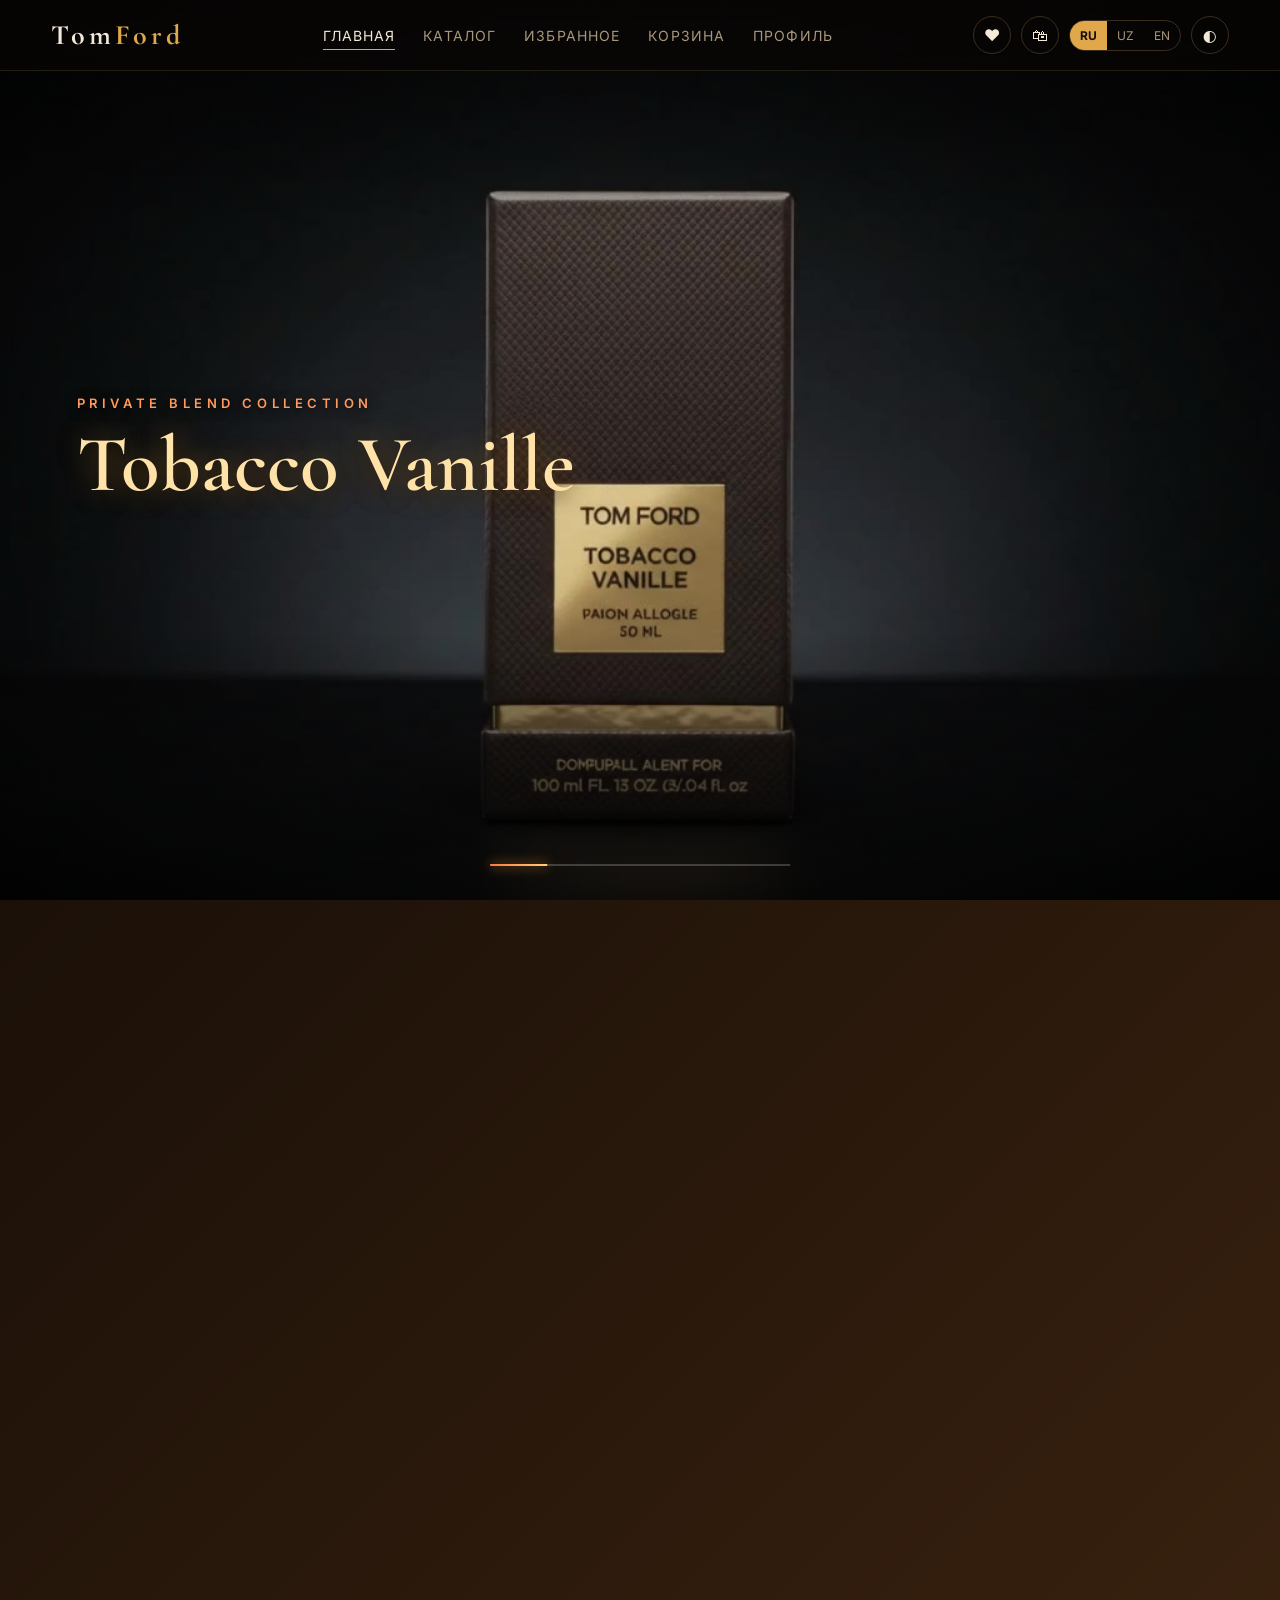
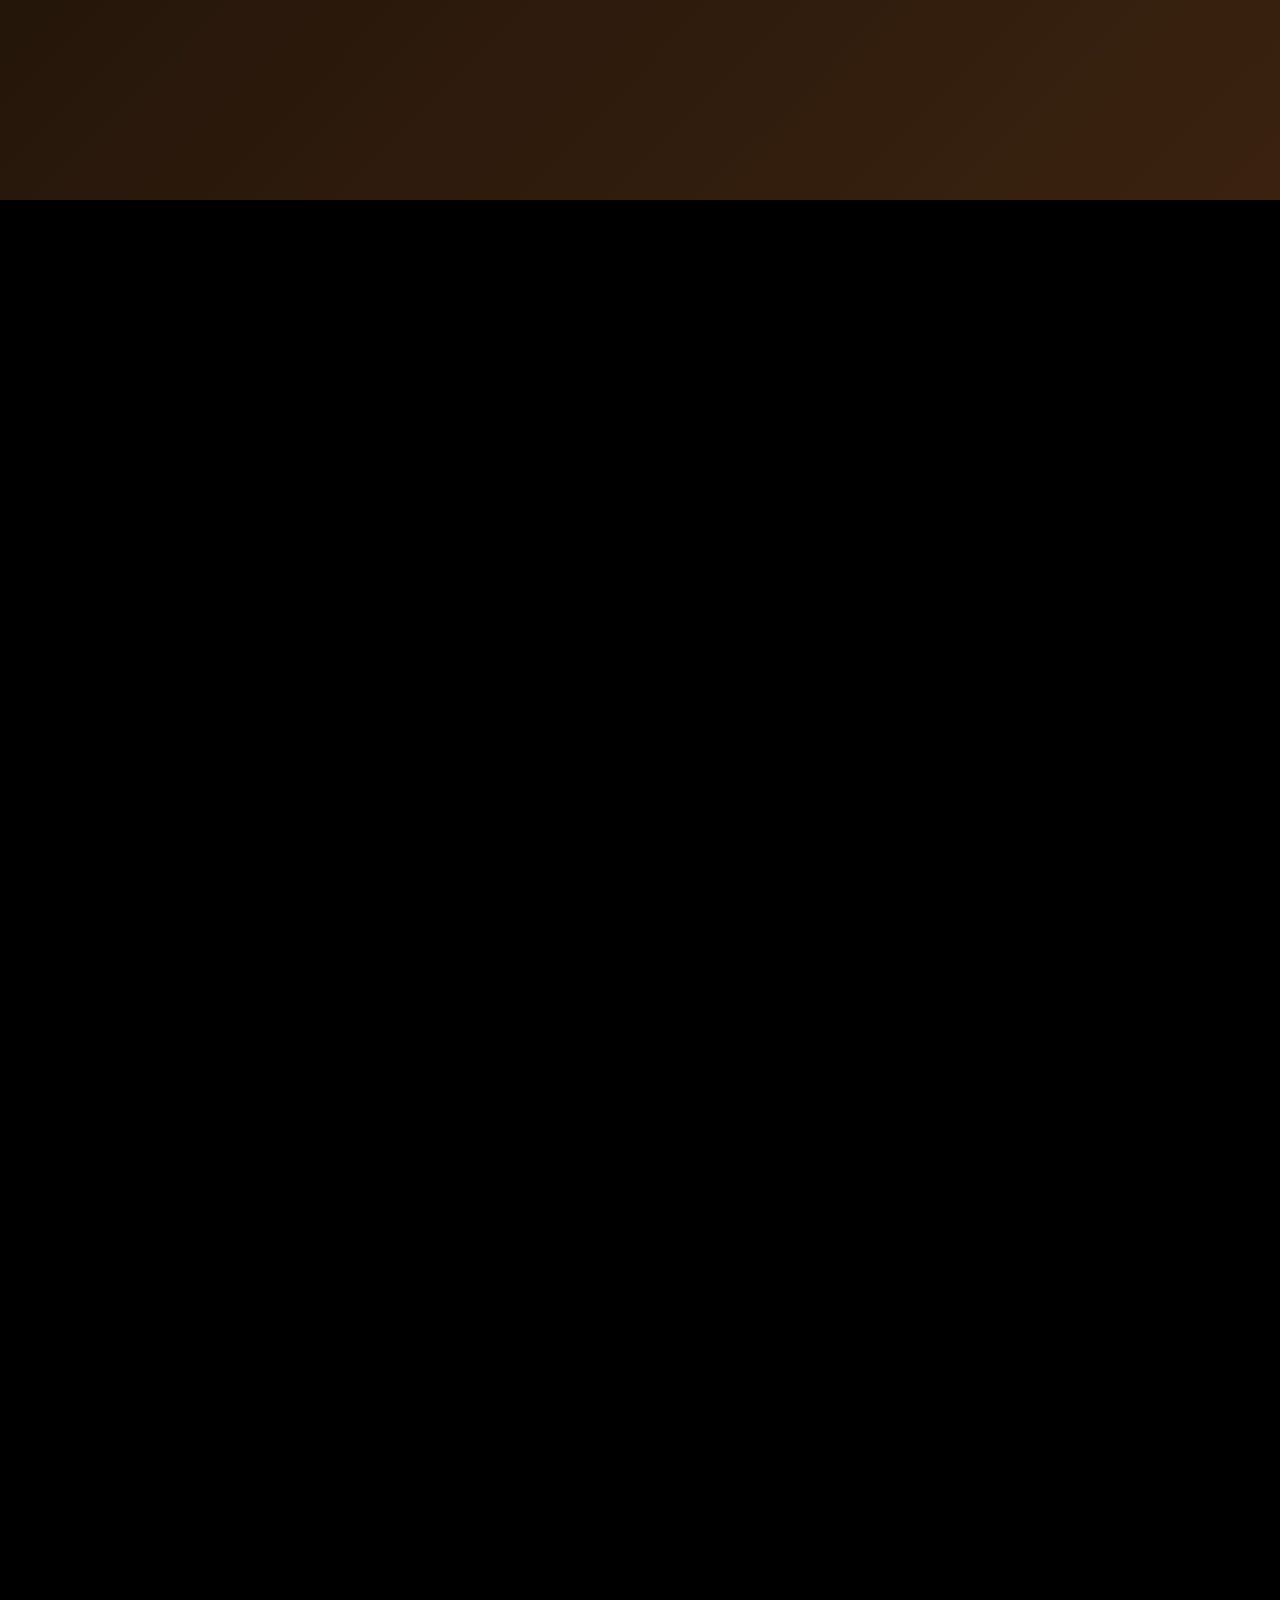
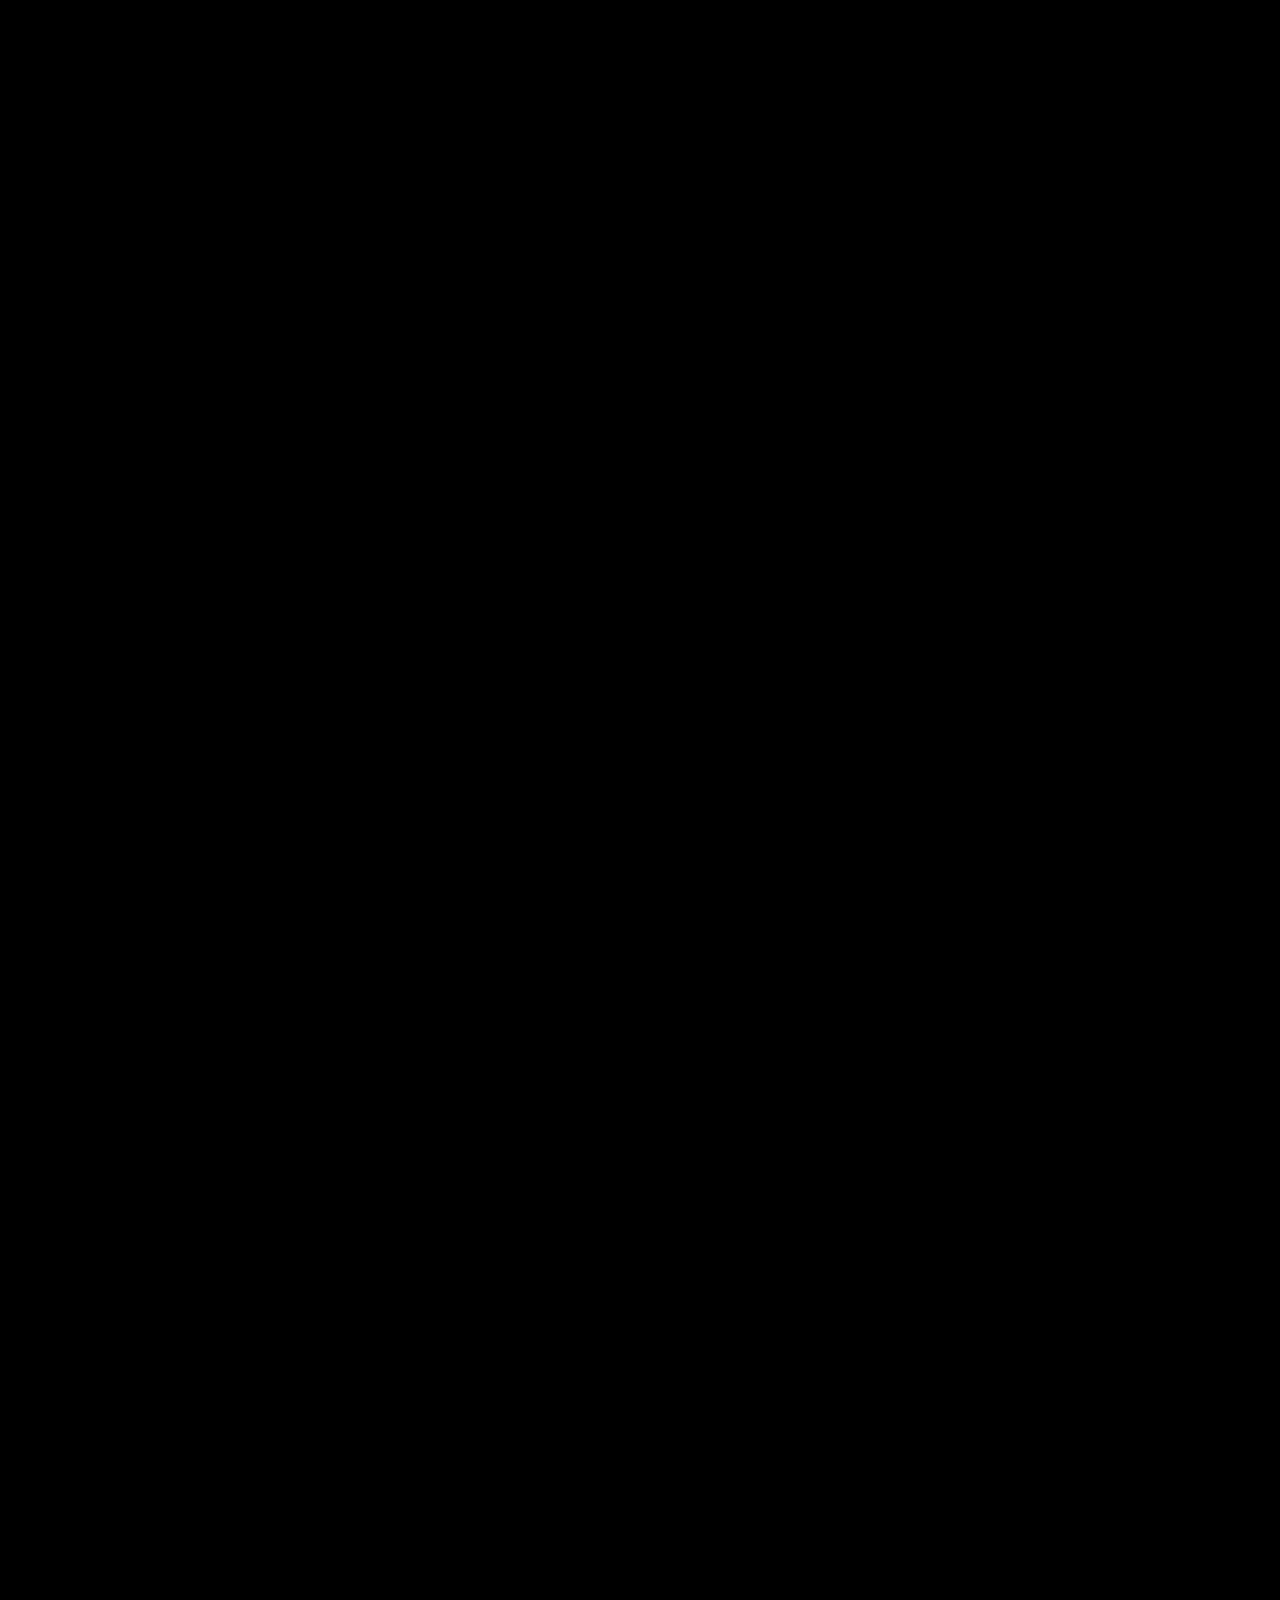
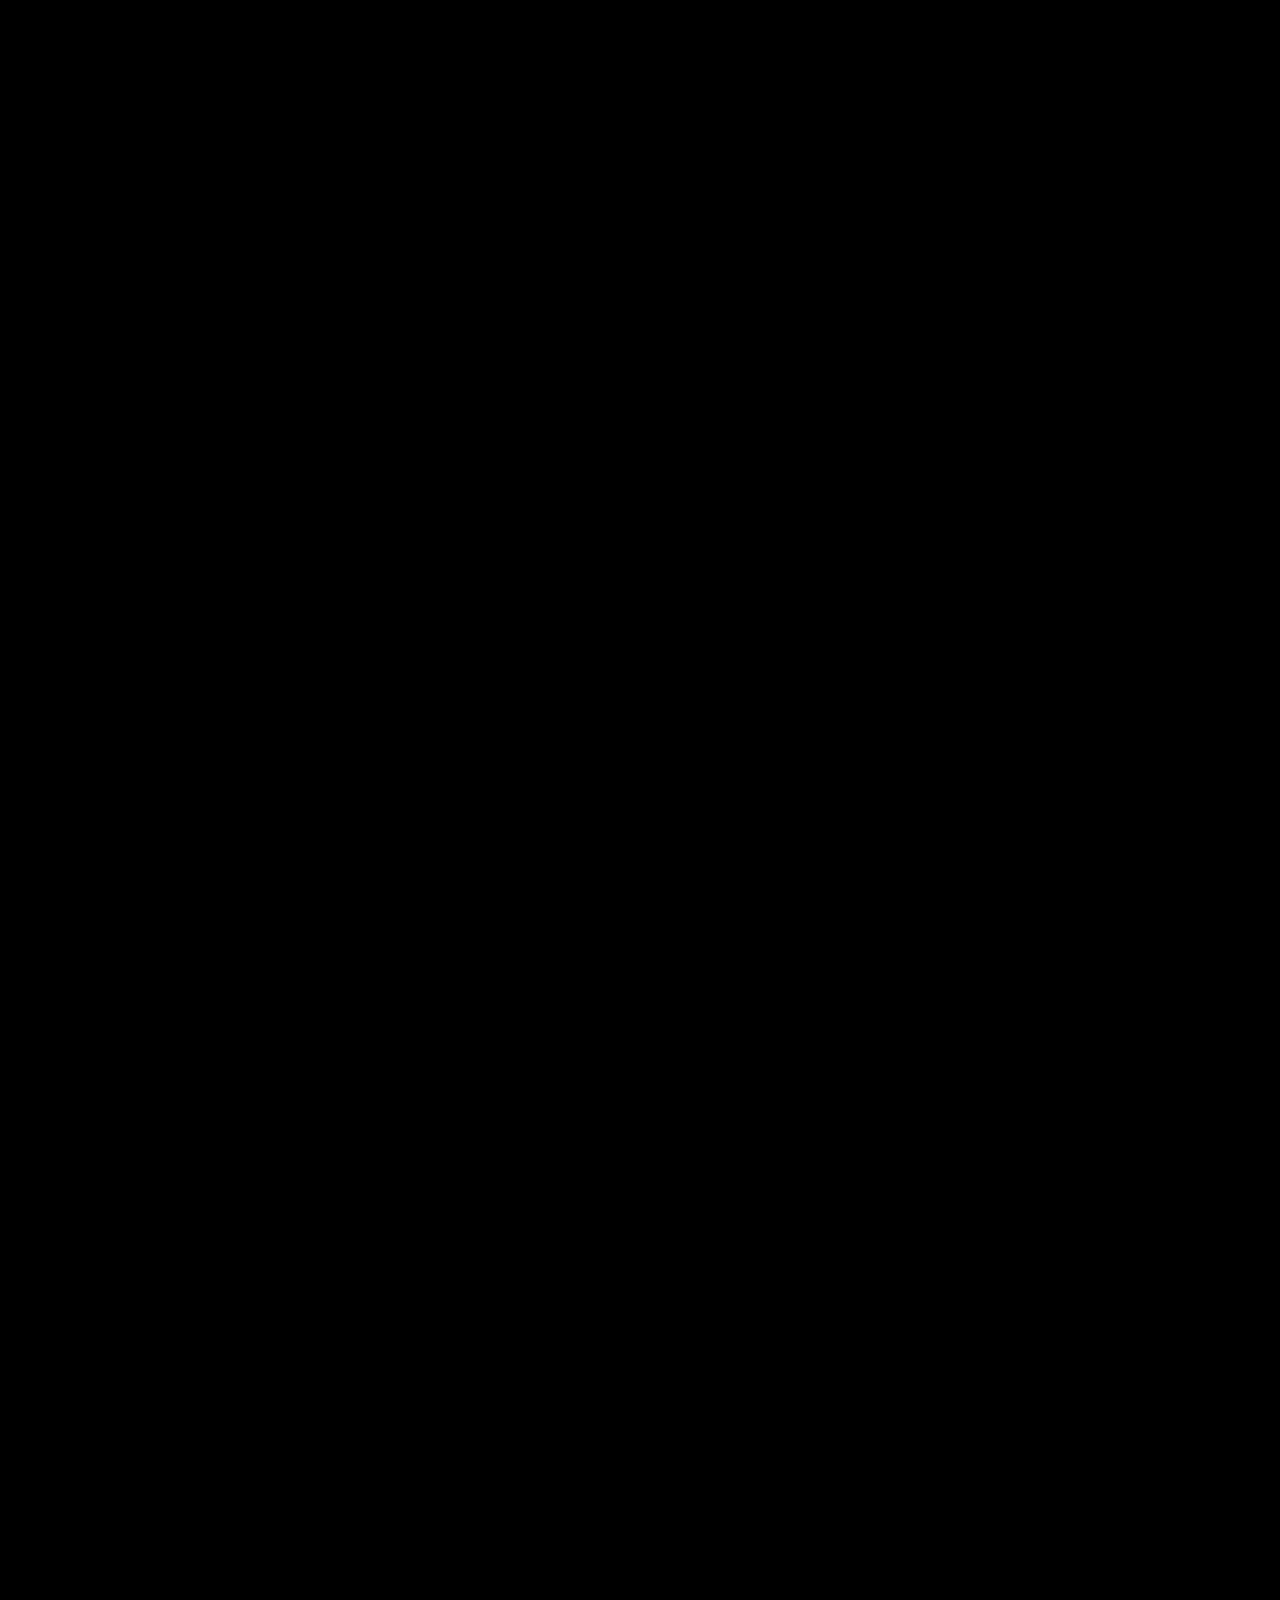
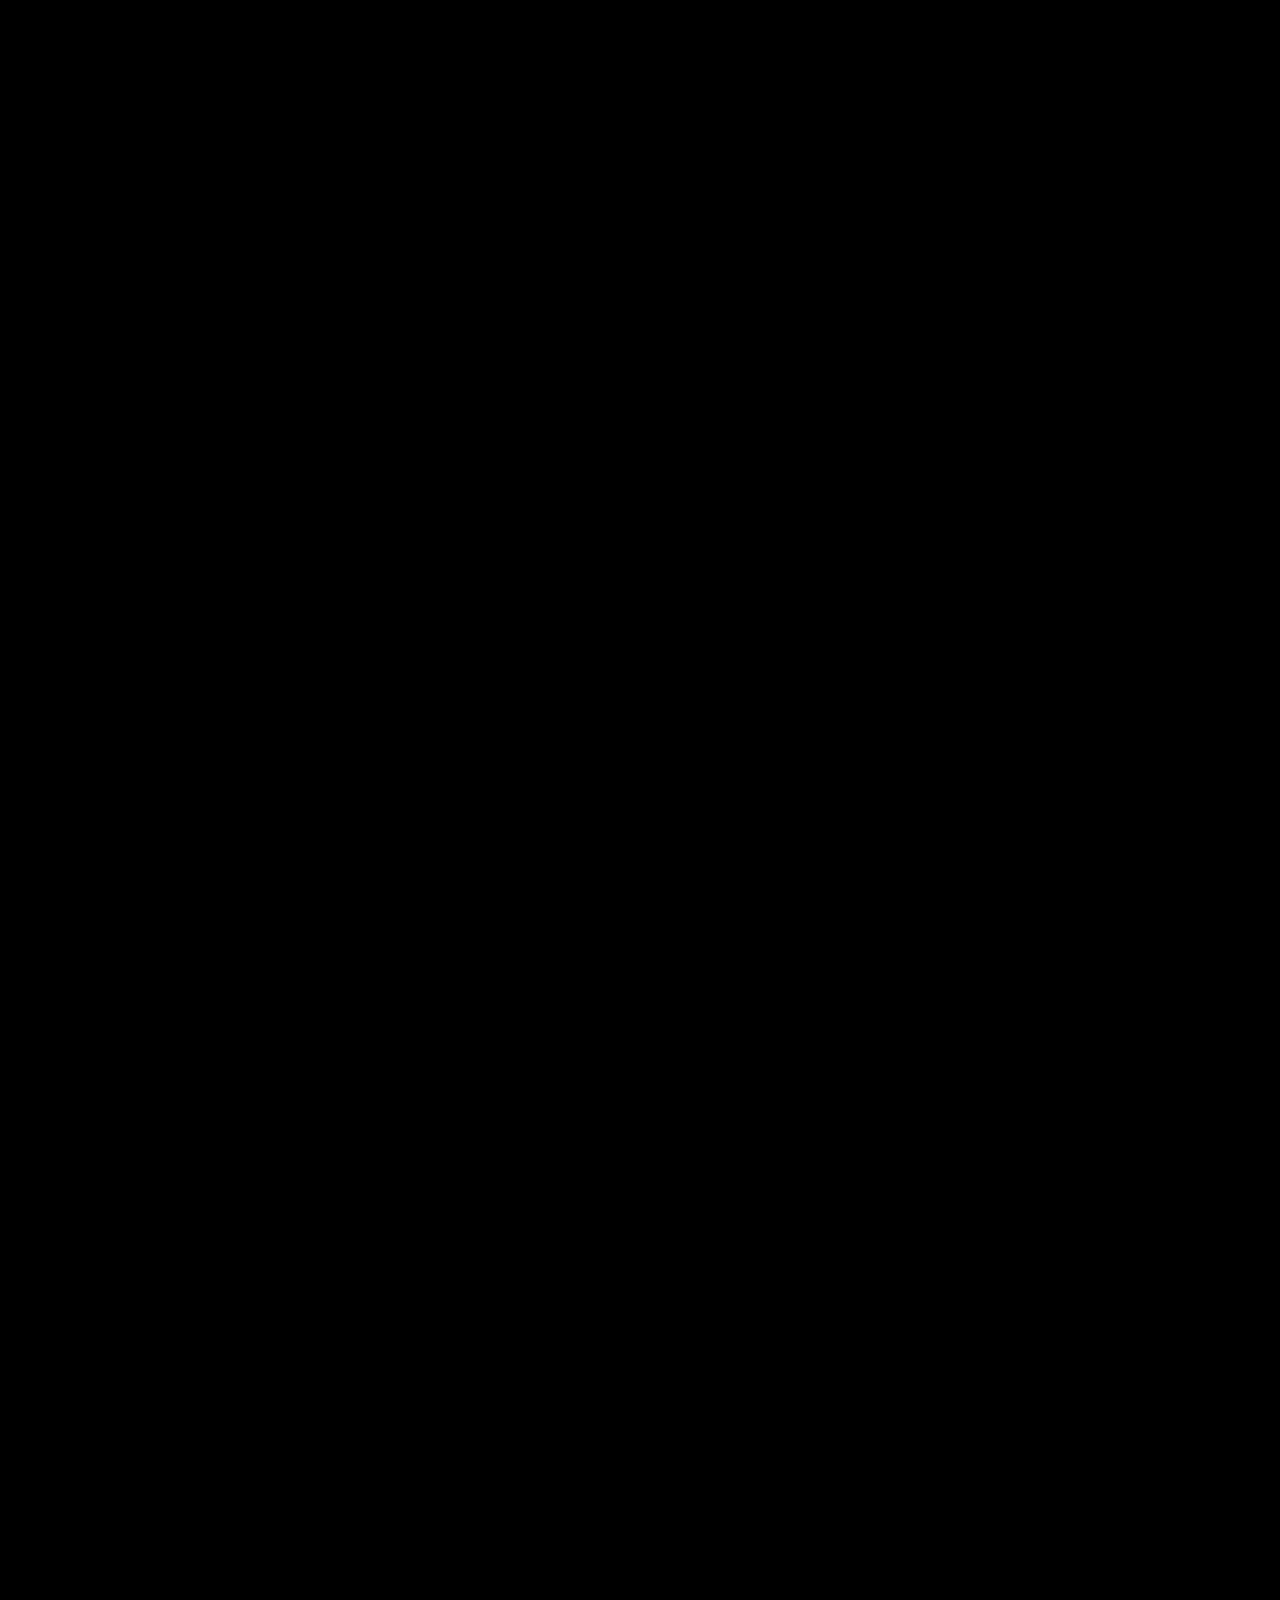
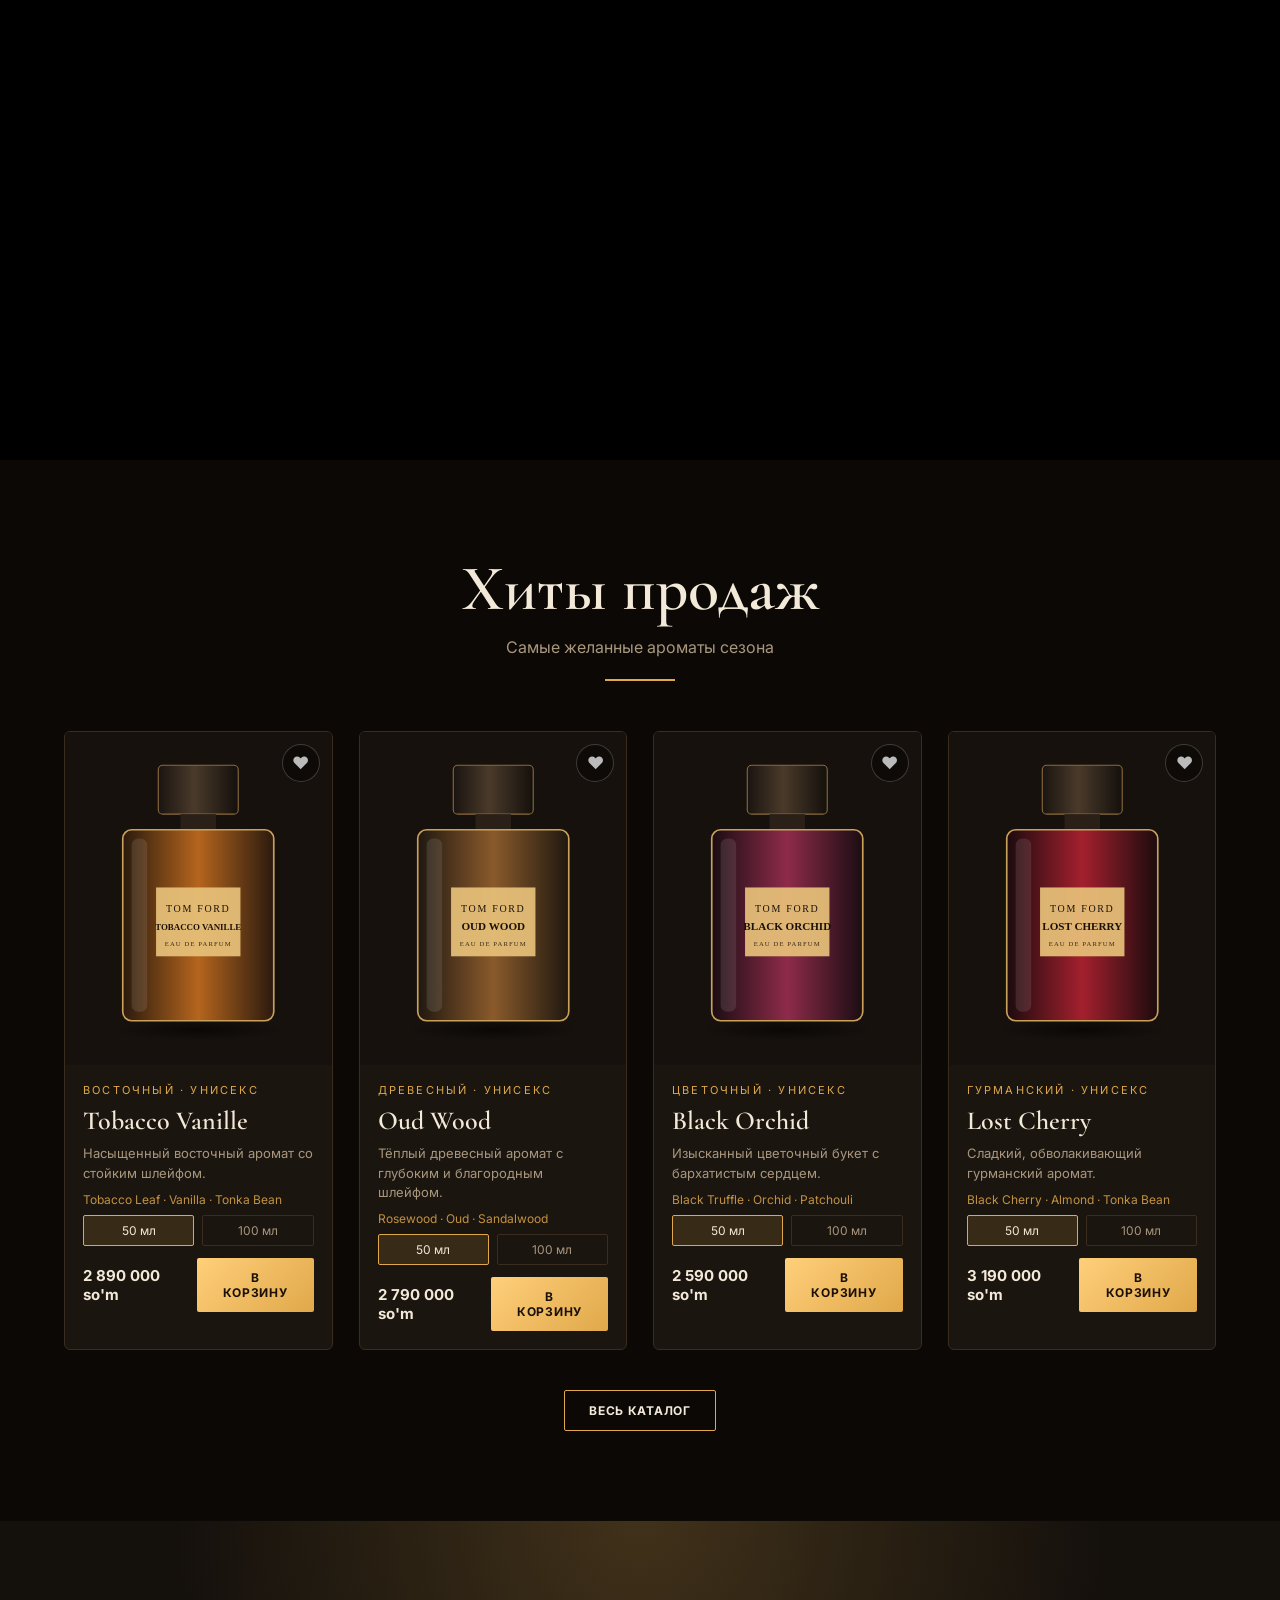
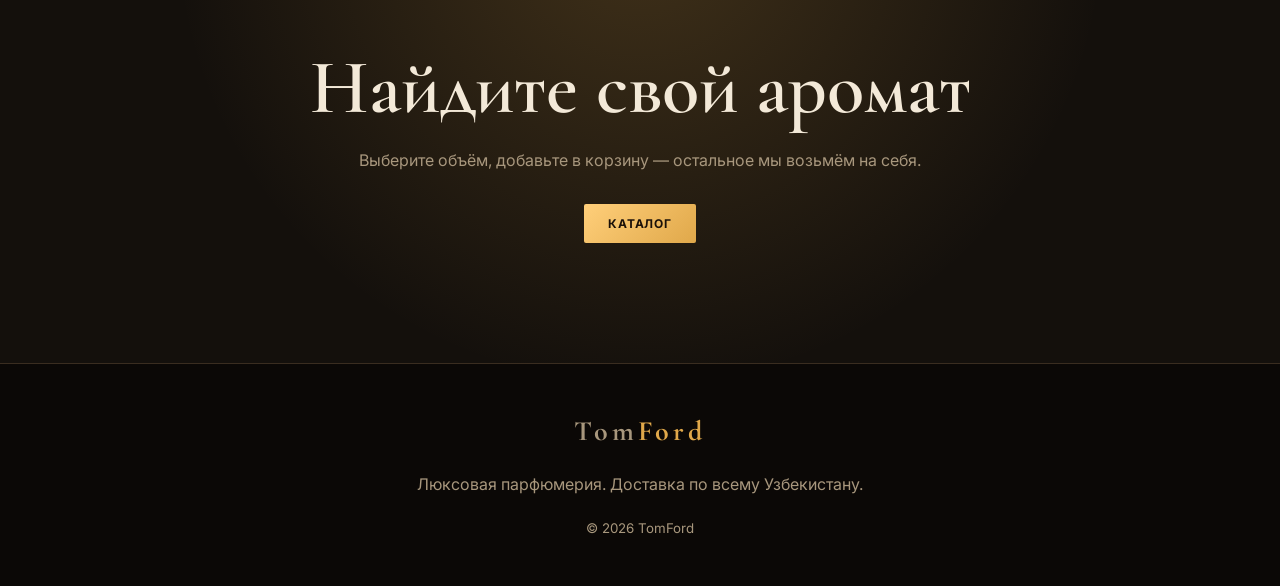
<file: index.html>
<!DOCTYPE html>
<html lang="ru" data-theme="dark">
<head>
<meta charset="UTF-8">
<meta name="viewport" content="width=device-width, initial-scale=1">
<title>TomFord — Luxury Perfumery</title>
<link rel="preconnect" href="https://fonts.googleapis.com">
<link href="https://fonts.googleapis.com/css2?family=Cormorant+Garamond:wght@500;600;700&family=Inter:wght@400;500;600;700&display=swap" rel="stylesheet">
<link rel="stylesheet" href="css/style.css">
<script>try{var t=JSON.parse(localStorage.getItem('tf_theme'));if(t)document.documentElement.setAttribute('data-theme',t)}catch(e){}</script>
</head>
<body data-page="home">

<section class="video-scroll-track" id="scroll-track">
  <div class="sticky-viewport">
    <canvas id="hero-canvas"></canvas>
    <div class="video-vignette"></div>

    <div class="story-overlay">
      <div class="story-step active" data-start="0" data-end="0.28">
        <span class="story-subtitle" data-i18n="s1_sub"></span>
        <h1 class="story-title" data-i18n="s1_title"></h1>
      </div>
      <div class="story-step" data-start="0.30" data-end="0.62">
        <span class="story-subtitle" data-i18n="s2_sub"></span>
        <h2 class="story-title" data-i18n="s2_title"></h2>
      </div>
      <div class="story-step" data-start="0.65" data-end="0.97">
        <span class="story-subtitle" data-i18n="s3_sub"></span>
        <h2 class="story-title" data-i18n="s3_title"></h2>
      </div>
    </div>

    <div class="scroll-progress-wrap">
      <span class="scroll-hint" data-i18n="scroll_hint"></span>
      <div class="progress-bar-bg"><div class="progress-bar-fill" id="scroll-bar"></div></div>
    </div>
  </div>
</section>

<section class="scenes" id="scenes">
  <div class="scenes-stage">
    <div class="scene s1"><span class="sub" data-i18n="sc1_sub"></span><div class="txt-l" data-i18n="sc1_l"></div><div class="txt-r" data-i18n="sc1_r"></div></div>
    <div class="scene s2"><span class="sub" data-i18n="sc2_sub"></span><div class="txt-l" data-i18n="sc2_l"></div><div class="txt-r" data-i18n="sc2_r"></div></div>
    <div class="scene s3"><span class="sub" data-i18n="sc3_sub"></span><div class="txt-l" data-i18n="sc3_l"></div><div class="txt-r" data-i18n="sc3_r"></div></div>
  </div>
</section>

<section class="section">
  <div class="head reveal"><h2 data-i18n="hits"></h2><p data-i18n="hits_sub"></p></div>
  <div class="grid" id="hits"></div>
  <div class="center reveal"><a class="btn ghost" href="catalog.html" data-i18n="all_catalog"></a></div>
</section>

<section class="cta reveal">
  <h2 data-i18n="cta_title"></h2>
  <p data-i18n="cta_text"></p>
  <a class="btn" href="catalog.html" data-i18n="nav_catalog"></a>
</section>

<script src="js/config.js"></script>
<script src="js/data.js"></script>
<script src="js/i18n.js"></script>
<script src="js/app.js"></script>
<script src="js/hero.js"></script>
</body>
</html>
</file>
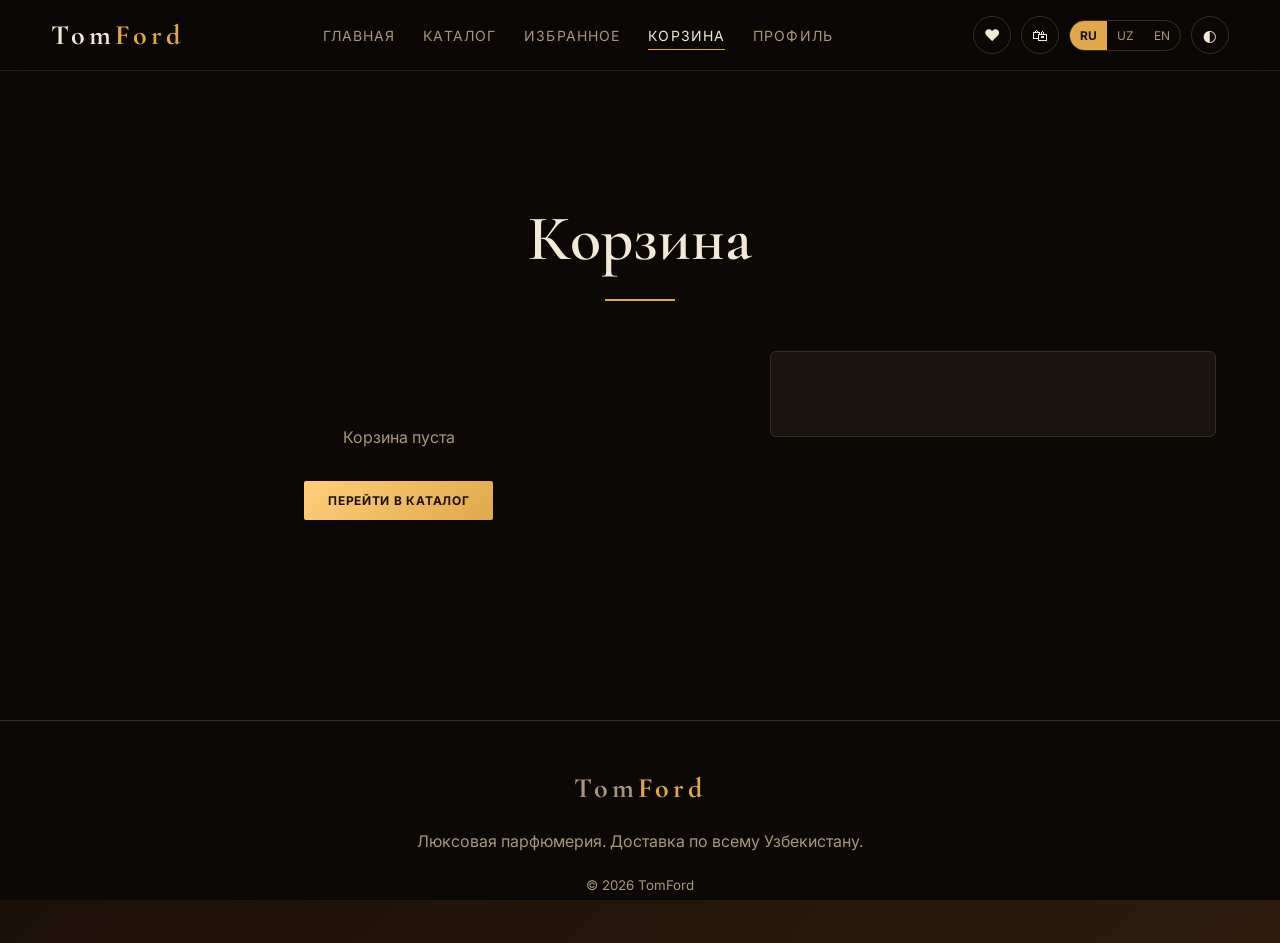
<file: cart.html>
<!DOCTYPE html>
<html lang="ru" data-theme="dark">
<head>
<meta charset="UTF-8">
<meta name="viewport" content="width=device-width, initial-scale=1">
<title>TomFord — Cart</title>
<link rel="preconnect" href="https://fonts.googleapis.com">
<link href="https://fonts.googleapis.com/css2?family=Cormorant+Garamond:wght@500;600;700&family=Inter:wght@400;500;600;700&display=swap" rel="stylesheet">
<link rel="stylesheet" href="css/style.css">
<script>try{var t=JSON.parse(localStorage.getItem('tf_theme'));if(t)document.documentElement.setAttribute('data-theme',t)}catch(e){}</script>
</head>
<body data-page="cart">

<main class="page"><section class="section">
  <div class="head"><h1 data-i18n="cart_title"></h1></div>
  <div class="cart-wrap">
    <div id="cartList"></div>
    <aside class="side">
      <div id="cartSum"></div>
      <form class="form" id="orderForm" novalidate>
        <h3 data-i18n="checkout"></h3>
        <input name="name" data-i18n-ph="f_name" autocomplete="name">
        <input name="phone" type="tel" data-i18n-ph="f_phone" placeholder="+998" autocomplete="tel">
        <input name="address" data-i18n-ph="f_addr" autocomplete="street-address">
        <textarea name="comment" data-i18n-ph="f_comment"></textarea>
        <button class="btn" type="submit" data-i18n="send_order"></button>
        <div class="msg" id="orderMsg"></div>
      </form>
      <div class="msg" id="orderMsgOuter"></div>
    </aside>
  </div>
</section></main>

<script src="js/config.js"></script>
<script src="js/data.js"></script>
<script src="js/i18n.js"></script>
<script src="js/app.js"></script>
</body>
</html>
</file>
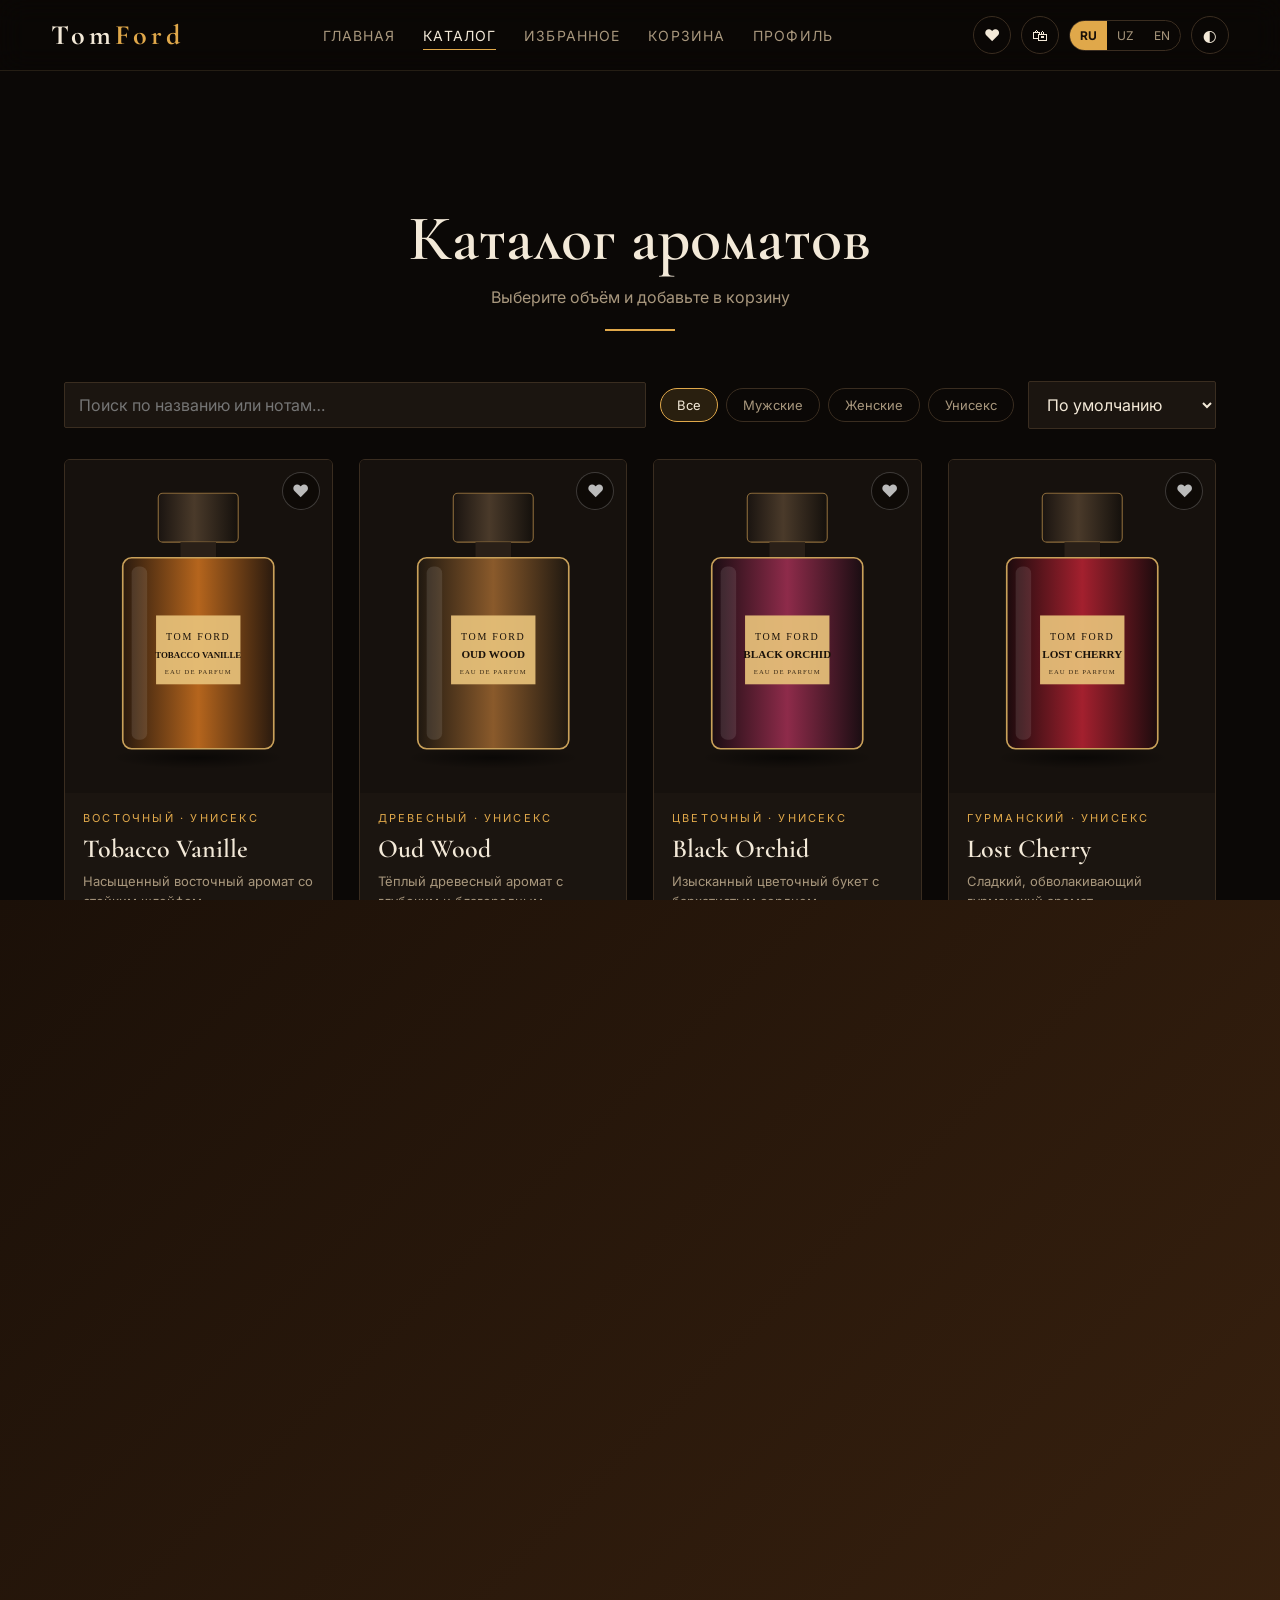
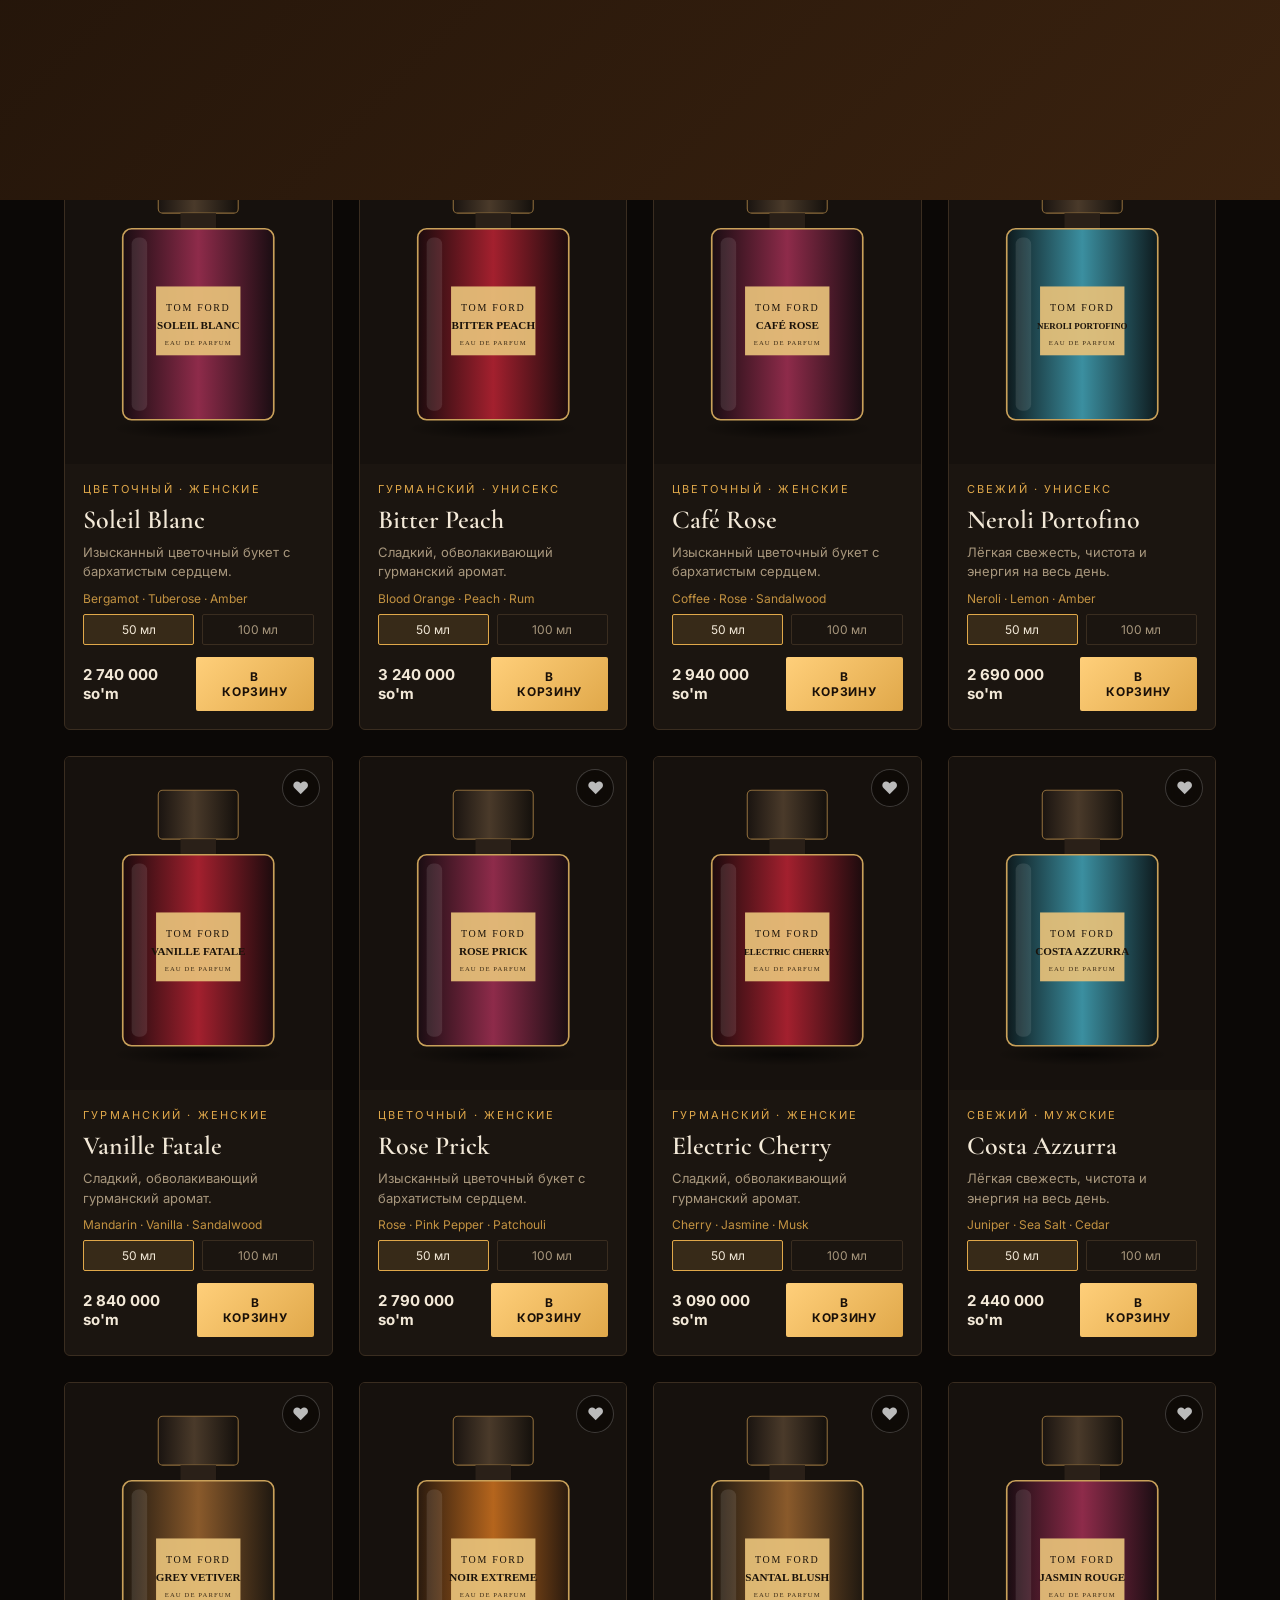
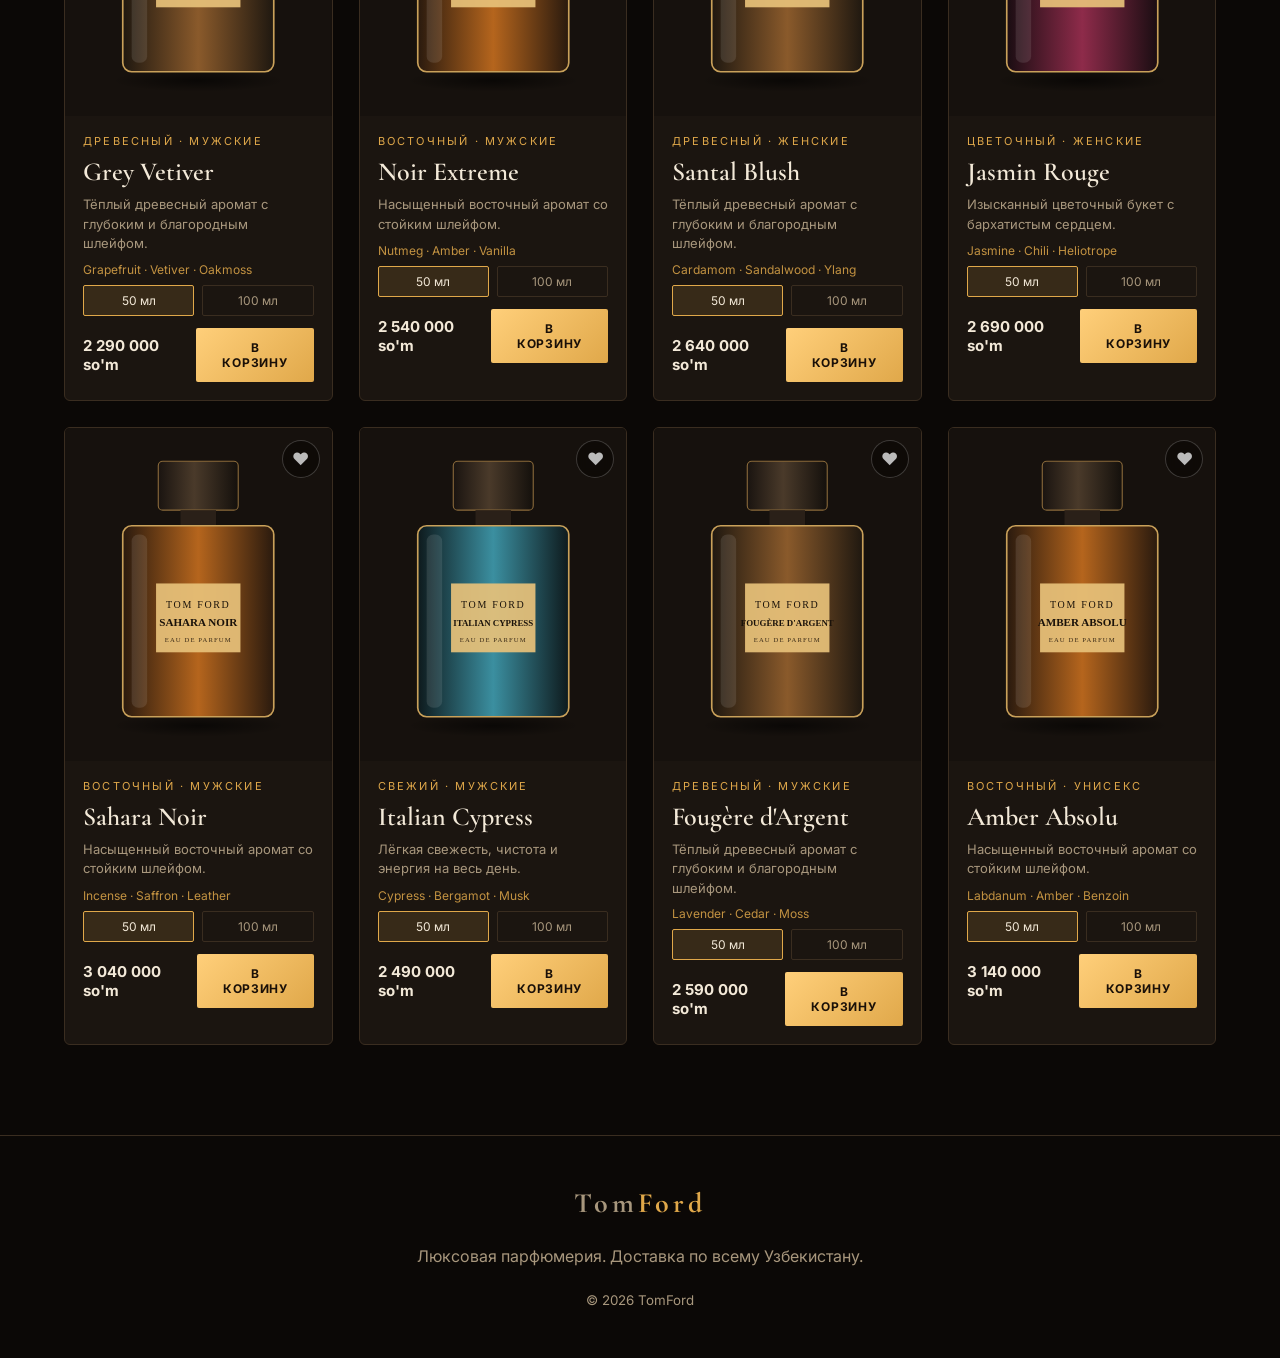
<file: catalog.html>
<!DOCTYPE html>
<html lang="ru" data-theme="dark">
<head>
<meta charset="UTF-8">
<meta name="viewport" content="width=device-width, initial-scale=1">
<title>TomFord — Catalog</title>
<link rel="preconnect" href="https://fonts.googleapis.com">
<link href="https://fonts.googleapis.com/css2?family=Cormorant+Garamond:wght@500;600;700&family=Inter:wght@400;500;600;700&display=swap" rel="stylesheet">
<link rel="stylesheet" href="css/style.css">
<script>try{var t=JSON.parse(localStorage.getItem('tf_theme'));if(t)document.documentElement.setAttribute('data-theme',t)}catch(e){}</script>
</head>
<body data-page="catalog">

<main class="page"><section class="section">
  <div class="head"><h1 data-i18n="cat_title"></h1><p data-i18n="cat_sub"></p></div>
  <div class="toolbar">
    <div class="search"><input id="q" type="search" data-i18n-ph="search"></div>
    <div class="chips" id="chips">
      <button class="on" data-g="all" data-i18n="f_all"></button>
      <button data-g="men" data-i18n="f_men"></button>
      <button data-g="women" data-i18n="f_women"></button>
      <button data-g="unisex" data-i18n="f_unisex"></button>
    </div>
    <select id="sort"></select>
  </div>
  <div class="grid" id="grid"></div>
</section></main>

<script src="js/config.js"></script>
<script src="js/data.js"></script>
<script src="js/i18n.js"></script>
<script src="js/app.js"></script>
</body>
</html>
</file>
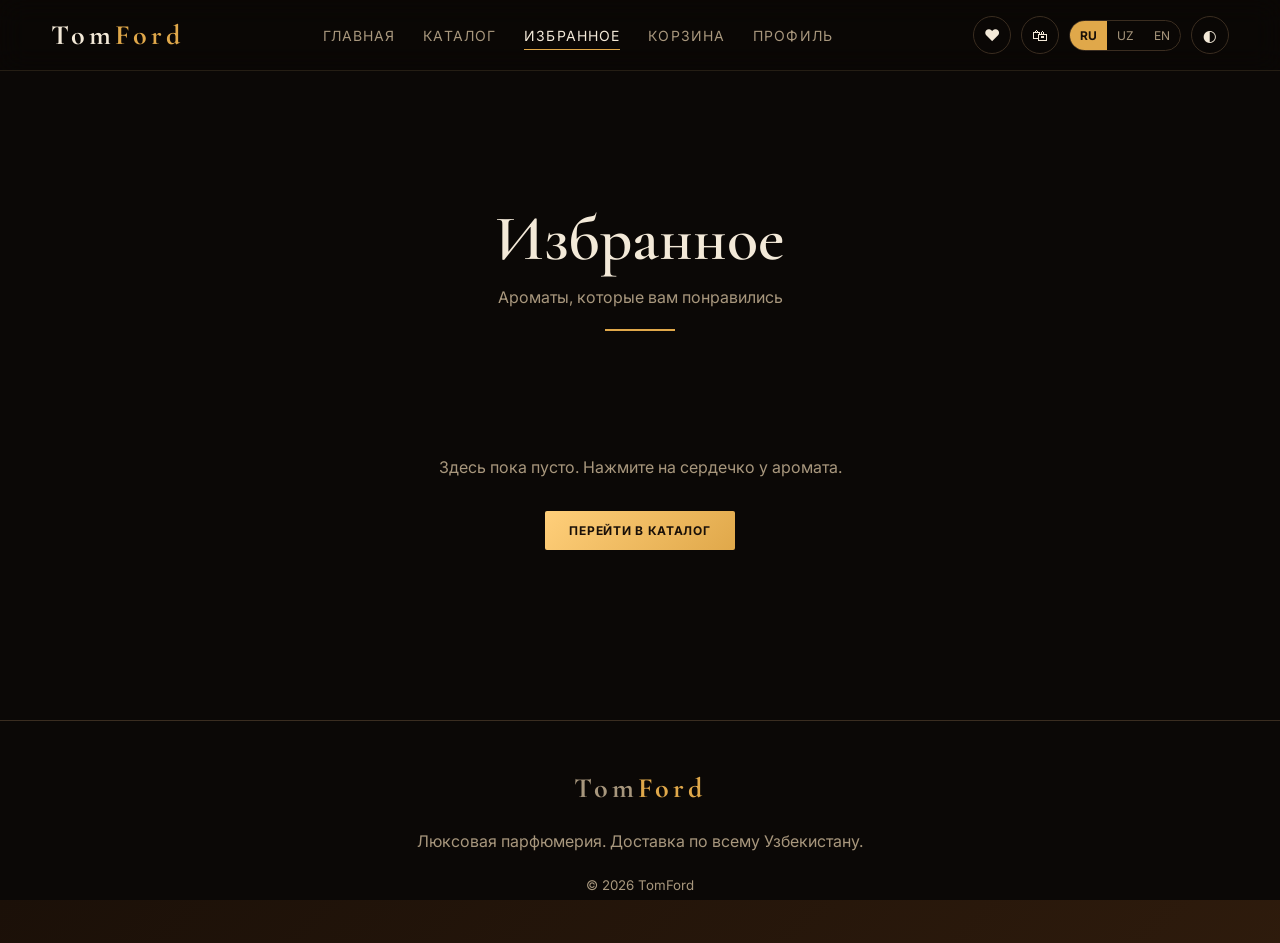
<file: favorites.html>
<!DOCTYPE html>
<html lang="ru" data-theme="dark">
<head>
<meta charset="UTF-8">
<meta name="viewport" content="width=device-width, initial-scale=1">
<title>TomFord — Favorites</title>
<link rel="preconnect" href="https://fonts.googleapis.com">
<link href="https://fonts.googleapis.com/css2?family=Cormorant+Garamond:wght@500;600;700&family=Inter:wght@400;500;600;700&display=swap" rel="stylesheet">
<link rel="stylesheet" href="css/style.css">
<script>try{var t=JSON.parse(localStorage.getItem('tf_theme'));if(t)document.documentElement.setAttribute('data-theme',t)}catch(e){}</script>
</head>
<body data-page="favorites">

<main class="page"><section class="section">
  <div class="head"><h1 data-i18n="fav_title"></h1><p data-i18n="fav_sub"></p></div>
  <div class="grid" id="grid"></div>
</section></main>

<script src="js/config.js"></script>
<script src="js/data.js"></script>
<script src="js/i18n.js"></script>
<script src="js/app.js"></script>
</body>
</html>
</file>
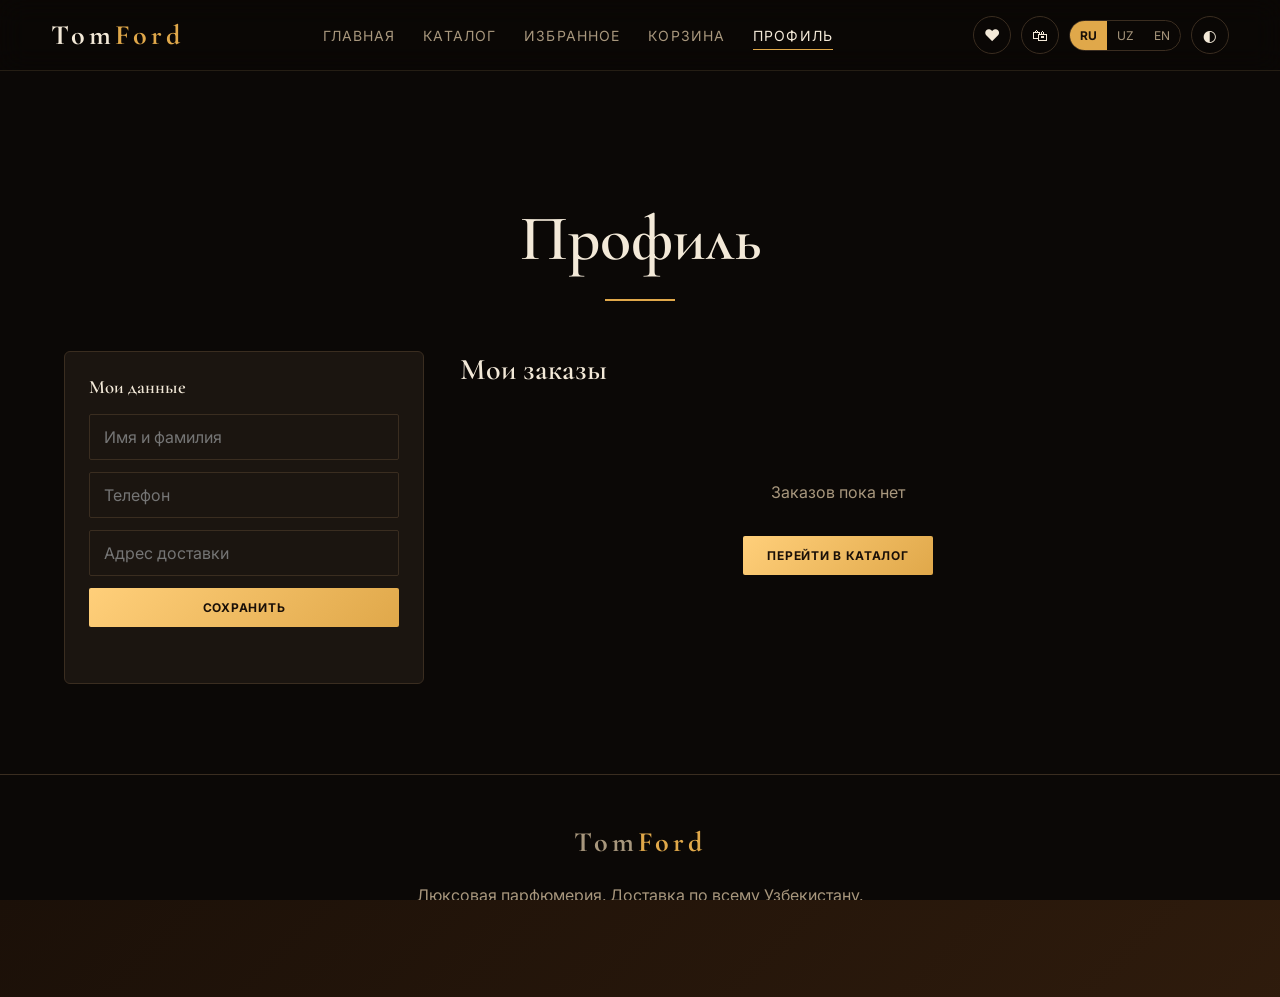
<file: profile.html>
<!DOCTYPE html>
<html lang="ru" data-theme="dark">
<head>
<meta charset="UTF-8">
<meta name="viewport" content="width=device-width, initial-scale=1">
<title>TomFord — Profile</title>
<link rel="preconnect" href="https://fonts.googleapis.com">
<link href="https://fonts.googleapis.com/css2?family=Cormorant+Garamond:wght@500;600;700&family=Inter:wght@400;500;600;700&display=swap" rel="stylesheet">
<link rel="stylesheet" href="css/style.css">
<script>try{var t=JSON.parse(localStorage.getItem('tf_theme'));if(t)document.documentElement.setAttribute('data-theme',t)}catch(e){}</script>
</head>
<body data-page="profile">

<main class="page"><section class="section">
  <div class="head"><h1 data-i18n="prof_title"></h1></div>
  <div class="prof-wrap">
    <aside class="side">
      <h3 data-i18n="prof_data"></h3>
      <form class="form" id="profForm">
        <input name="name" data-i18n-ph="f_name">
        <input name="phone" type="tel" data-i18n-ph="f_phone">
        <input name="address" data-i18n-ph="f_addr">
        <button class="btn" type="submit" data-i18n="save"></button>
        <div class="msg ok" id="profMsg"></div>
      </form>
    </aside>
    <div>
      <h3 style="font-size:30px;margin-bottom:18px" data-i18n="prof_orders"></h3>
      <div id="orders"></div>
    </div>
  </div>
</section></main>

<script src="js/config.js"></script>
<script src="js/data.js"></script>
<script src="js/i18n.js"></script>
<script src="js/app.js"></script>
</body>
</html>
</file>
<file: css/style.css>
:root {
  --bg: #0b0806; --bg2: #14100c; --panel: #1b1510; --line: #3a2d20;
  --text: #f3e9d8; --muted: #a8977d; --gold: #e0a84a; --gold2: #ffcf7a; --accent: #ff7a3d;
  --shadow: 0 20px 60px rgba(0,0,0,.5);
}
[data-theme="light"] {
  --bg: #f7f1e6; --bg2: #efe6d4; --panel: #fffaf0; --line: #d9c8a6;
  --text: #241a10; --muted: #7a6850; --gold: #a8681a; --gold2: #8a4f0c; --accent: #c2410c;
  --shadow: 0 20px 50px rgba(80,50,10,.18);
}
* { box-sizing: border-box; }
html { scroll-behavior: smooth; }
body {
  margin: 0; background: var(--bg); color: var(--text);
  font-family: 'Inter', system-ui, -apple-system, 'Segoe UI', sans-serif;
  transition: background .4s, color .4s; overflow-x: hidden;
}
a { color: inherit; text-decoration: none; }
h1, h2, h3, h4 { font-family: 'Cormorant Garamond', Georgia, serif; font-weight: 600; margin: 0; }
button { font: inherit; cursor: pointer; color: inherit; }
input, select, textarea { font: inherit; color: var(--text); }

/* ---------- loader / curtain ---------- */
.loader { position: fixed; inset: 0; z-index: 999; background: #0b0806; display: grid; place-content: center; gap: 22px; text-align: center; transition: transform .9s cubic-bezier(.77,0,.18,1); }
.loader.done { transform: translateY(-100%); }
.loader-logo { font-family: 'Cormorant Garamond', Georgia, serif; font-size: clamp(40px, 8vw, 84px); letter-spacing: .12em; color: #f3e9d8; animation: pulse 1.6s infinite; }
.loader-logo span, .logo span { color: var(--gold); }
.loader-line { width: 220px; height: 2px; background: #2a2018; margin: auto; overflow: hidden; }
.loader-line i { display: block; height: 100%; width: 40%; background: linear-gradient(90deg, transparent, #ffcf7a, transparent); animation: slide 1s infinite linear; }
@keyframes slide { from { transform: translateX(-100%); } to { transform: translateX(260%); } }
@keyframes pulse { 50% { opacity: .55; letter-spacing: .2em; } }
.curtain { position: fixed; inset: 0; z-index: 998; background: linear-gradient(135deg, #1b1008, #3a220f); transform: translateY(100%); pointer-events: none; transition: transform .48s cubic-bezier(.77,0,.18,1); }
.curtain.in { transform: translateY(0); pointer-events: all; }

/* ---------- header ---------- */
.site-header { position: fixed; top: 0; left: 0; right: 0; z-index: 100; display: flex; align-items: center; justify-content: space-between; padding: 16px 4vw; backdrop-filter: blur(14px); background: color-mix(in srgb, var(--bg) 62%, transparent); border-bottom: 1px solid color-mix(in srgb, var(--line) 60%, transparent); }
.logo { font-family: 'Cormorant Garamond', Georgia, serif; font-size: 28px; letter-spacing: .14em; font-weight: 700; }
.nav { display: flex; gap: 28px; }
.nav a { font-size: 14px; letter-spacing: .08em; text-transform: uppercase; color: var(--muted); position: relative; padding: 6px 0; transition: color .25s; }
.nav a::after { content: ''; position: absolute; left: 0; bottom: 0; height: 1px; width: 0; background: var(--gold); transition: width .3s; }
.nav a:hover, .nav a.on { color: var(--text); }
.nav a:hover::after, .nav a.on::after { width: 100%; }
.tools { display: flex; align-items: center; gap: 10px; }
.icon-btn { position: relative; width: 38px; height: 38px; display: grid; place-items: center; border: 1px solid var(--line); border-radius: 50%; background: transparent; transition: .25s; font-size: 16px; }
.icon-btn:hover { border-color: var(--gold); transform: translateY(-2px); }
.badge { position: absolute; top: -5px; right: -5px; min-width: 18px; height: 18px; border-radius: 9px; background: var(--accent); color: #fff; font-size: 11px; display: none; place-items: center; padding: 0 4px; }
.badge.show { display: grid; }
.lang { display: flex; border: 1px solid var(--line); border-radius: 20px; overflow: hidden; }
.lang button { background: none; border: 0; padding: 7px 10px; font-size: 12px; color: var(--muted); }
.lang button.on { background: var(--gold); color: #1a1008; font-weight: 700; }
.burger { display: none; background: none; border: 1px solid var(--line); border-radius: 50%; width: 38px; height: 38px; flex-direction: column; gap: 5px; align-items: center; justify-content: center; }
.burger i { width: 16px; height: 2px; background: var(--text); }

/* ---------- hero (scroll video) ---------- */
.video-scroll-track { position: relative; height: 520vh; background: #000; }
.sticky-viewport { position: sticky; top: 0; height: 100vh; overflow: hidden; }
#hero-canvas { width: 100vw; height: 100vh; display: block; object-fit: cover; }
.video-vignette { position: absolute; inset: 0; pointer-events: none; background: radial-gradient(ellipse at center, transparent 35%, rgba(0,0,0,.75) 100%), linear-gradient(180deg, rgba(0,0,0,.5), transparent 25%, transparent 70%, rgba(0,0,0,.7)); }
.story-overlay { position: absolute; inset: 0; pointer-events: none; }
.story-step { position: absolute; top: 50%; max-width: min(560px, 44vw); opacity: 0; transition: opacity .7s, transform .9s cubic-bezier(.2,.8,.2,1); }
.story-step:nth-child(1) { left: 6vw; transform: translate(-90px, -50%); }
.story-step:nth-child(2) { right: 6vw; text-align: right; transform: translate(90px, -50%); }
.story-step:nth-child(3) { left: 6vw; transform: translate(-90px, -50%); }
.story-step.active { opacity: 1; transform: translate(0, -50%); }
.story-subtitle { display: block; font-size: 13px; letter-spacing: .35em; text-transform: uppercase; color: #ff9a5c; margin-bottom: 14px; text-shadow: 0 2px 12px rgba(0,0,0,.9); font-weight: 600; }
.story-title { font-size: clamp(38px, 6.2vw, 92px); line-height: 1.02; color: #ffe2a8; text-shadow: 0 0 30px rgba(255,170,60,.45), 0 4px 22px rgba(0,0,0,.95); }
.scroll-progress-wrap { position: absolute; left: 50%; bottom: 34px; transform: translateX(-50%); display: grid; gap: 12px; justify-items: center; }
.scroll-hint { font-size: 12px; letter-spacing: .3em; text-transform: uppercase; color: #ffd9a0; text-shadow: 0 2px 8px #000; transition: opacity .4s; animation: bob 2s infinite; }
.scroll-hint.gone { opacity: 0; }
@keyframes bob { 50% { transform: translateY(6px); } }
.progress-bar-bg { width: min(300px, 60vw); height: 2px; background: rgba(255,255,255,.2); }
.progress-bar-fill { height: 100%; width: 0; background: linear-gradient(90deg, #ff7a3d, #ffcf7a); box-shadow: 0 0 12px #ff9a3d; }

/* ---------- scenes (резкая смена сцен) ---------- */
.scenes { position: relative; height: 420vh; background: #000; }
.scenes-stage { position: sticky; top: 0; height: 100vh; overflow: hidden; }
.scene { position: absolute; inset: 0; display: grid; align-content: center; padding: 0 6vw; visibility: hidden; will-change: clip-path, transform; }
.scene.s1 { background: radial-gradient(circle at 30% 40%, #7a3a12, #1c0d05 70%); }
.scene.s2 { background: linear-gradient(120deg, #07090c, #1d2b38 55%, #36546b); }
.scene.s3 { background: radial-gradient(circle at 70% 60%, #b9852c, #3a2208 55%, #0b0602); }
.scene .sub { position: absolute; top: 14vh; left: 6vw; font-size: 13px; letter-spacing: .4em; text-transform: uppercase; color: #fff3d6; opacity: .85; }
.scene .sub::before { content: ''; display: inline-block; width: 46px; height: 1px; background: #ffcf7a; vertical-align: middle; margin-right: 14px; }
.scene .txt-l, .scene .txt-r { font-family: 'Cormorant Garamond', Georgia, serif; font-weight: 600; line-height: 1.05; opacity: 0; will-change: transform, opacity; }
.scene .txt-l { font-size: clamp(34px, 5.4vw, 84px); max-width: 52vw; color: #ffe9b8; text-shadow: 0 6px 30px rgba(0,0,0,.7); }
.scene .txt-r { font-size: clamp(20px, 2.4vw, 36px); max-width: 38vw; justify-self: end; text-align: right; margin-top: 4vh; color: #7ff0e0; text-shadow: 0 4px 20px rgba(0,0,0,.8); font-family: 'Inter', sans-serif; font-weight: 500; }
.scene.s2 .txt-l { color: #fff; } .scene.s2 .txt-r { color: #ffc86b; }
.scene.s3 .txt-l { color: #fff7e0; } .scene.s3 .txt-r { color: #1a0d03; background: #ffe2a0; padding: 14px 22px; border-radius: 4px; text-shadow: none; }

/* ---------- common sections ---------- */
main.page { padding-top: 110px; min-height: 80vh; }
.section { padding: 90px 5vw; max-width: 1380px; margin: 0 auto; }
.head { text-align: center; margin-bottom: 50px; }
.head h1, .head h2 { font-size: clamp(36px, 5vw, 64px); }
.head p { color: var(--muted); margin: 10px 0 0; }
.head::after { content: ''; display: block; width: 70px; height: 2px; background: var(--gold); margin: 22px auto 0; }
.btn { display: inline-flex; align-items: center; justify-content: center; gap: 8px; padding: 12px 24px; background: linear-gradient(135deg, var(--gold2), var(--gold)); color: #1a1008; border: 0; border-radius: 2px; font-weight: 700; letter-spacing: .06em; text-transform: uppercase; font-size: 12px; transition: .3s; position: relative; overflow: hidden; }
.btn:hover { transform: translateY(-2px); box-shadow: 0 10px 28px rgba(224,168,74,.35); }
.btn.pop { animation: pop .4s; }
.btn:disabled { opacity: .6; }
@keyframes pop { 40% { transform: scale(1.12); } }
.btn.ghost { background: transparent; border: 1px solid var(--gold); color: var(--text); }
.center { text-align: center; margin-top: 40px; }
.reveal { opacity: 0; transform: translateY(40px); transition: 1s cubic-bezier(.2,.8,.2,1); }
.reveal.seen { opacity: 1; transform: none; }

/* ---------- cards ---------- */
.grid { display: grid; grid-template-columns: repeat(auto-fill, minmax(260px, 1fr)); gap: 26px; }
.card { position: relative; background: var(--panel); border: 1px solid var(--line); border-radius: 6px; overflow: hidden; display: flex; flex-direction: column; opacity: 0; transform: translateY(36px) scale(.97); transition: transform .7s cubic-bezier(.2,.8,.2,1), opacity .7s, border-color .3s, box-shadow .3s; }
.card.seen { opacity: 1; transform: none; }
.card:hover { border-color: var(--gold); box-shadow: var(--shadow); transform: translateY(-6px); }
.card-img { aspect-ratio: 4/5; overflow: hidden; background: #16110d; }
.card-img svg { width: 100%; height: 100%; display: block; transition: transform .8s; }
.card:hover .card-img svg { transform: scale(1.07) rotate(-1deg); }
.card-body { padding: 18px; display: grid; gap: 8px; }
.card .tag { font-size: 11px; letter-spacing: .2em; text-transform: uppercase; color: var(--gold); }
.card h3 { font-size: 26px; }
.card .desc { margin: 0; font-size: 13px; color: var(--muted); line-height: 1.5; min-height: 40px; }
.card .notes { margin: 0; font-size: 12px; color: var(--gold); opacity: .85; }
.sizes { display: flex; gap: 8px; }
.sizes button { flex: 1; background: none; border: 1px solid var(--line); padding: 7px; border-radius: 2px; font-size: 12px; color: var(--muted); transition: .2s; }
.sizes button.on { border-color: var(--gold); color: var(--text); background: color-mix(in srgb, var(--gold) 14%, transparent); }
.buy { display: flex; align-items: center; justify-content: space-between; gap: 10px; margin-top: 4px; }
.price { font-size: 15px; }
.heart { position: absolute; top: 12px; right: 12px; z-index: 3; width: 38px; height: 38px; border-radius: 50%; border: 1px solid rgba(255,255,255,.2); background: rgba(10,7,4,.6); backdrop-filter: blur(6px); color: #bbb; font-size: 17px; transition: .25s; }
.heart:hover { transform: scale(1.12); }
.heart.on { color: #ff4d5e; border-color: #ff4d5e; animation: beat .45s; }
@keyframes beat { 40% { transform: scale(1.35); } }
.empty { grid-column: 1 / -1; text-align: center; padding: 60px 20px; color: var(--muted); display: grid; gap: 18px; justify-items: center; }
.ok-big .check { width: 74px; height: 74px; border-radius: 50%; background: var(--gold); color: #1a1008; display: grid; place-items: center; font-size: 36px; animation: pop .6s; }

/* ---------- catalog toolbar ---------- */
.toolbar { display: flex; flex-wrap: wrap; gap: 14px; align-items: center; justify-content: space-between; margin-bottom: 30px; }
.toolbar input, .toolbar select, .form input, .form textarea { background: var(--panel); border: 1px solid var(--line); border-radius: 2px; padding: 12px 14px; outline: none; transition: border-color .25s; width: 100%; }
.toolbar input:focus, .toolbar select:focus, .form input:focus, .form textarea:focus { border-color: var(--gold); }
.toolbar .search { flex: 1 1 280px; } .toolbar select { width: auto; }
.chips { display: flex; gap: 8px; flex-wrap: wrap; }
.chips button { background: none; border: 1px solid var(--line); border-radius: 20px; padding: 8px 16px; font-size: 13px; color: var(--muted); transition: .25s; }
.chips button.on, .chips button:hover { border-color: var(--gold); color: var(--text); background: color-mix(in srgb, var(--gold) 14%, transparent); }

/* ---------- cart ---------- */
.cart-wrap { display: grid; grid-template-columns: 1.5fr 1fr; gap: 36px; align-items: start; }
.row { display: grid; grid-template-columns: 90px 1fr auto auto; gap: 16px; align-items: center; background: var(--panel); border: 1px solid var(--line); border-radius: 6px; padding: 12px; margin-bottom: 14px; animation: rowin .5s both; }
@keyframes rowin { from { opacity: 0; transform: translateX(-30px); } }
.row-img svg { width: 90px; height: auto; display: block; border-radius: 4px; }
.row-info { display: grid; gap: 4px; } .row-info h4 { font-size: 22px; } .row-info small { color: var(--muted); }
.qty { display: flex; align-items: center; gap: 10px; }
.qty button, .del { width: 30px; height: 30px; border-radius: 50%; border: 1px solid var(--line); background: none; }
.qty button:hover, .del:hover { border-color: var(--gold); }
.side { position: sticky; top: 100px; background: var(--panel); border: 1px solid var(--line); border-radius: 6px; padding: 24px; display: grid; gap: 16px; }
#cartSum > div { display: flex; justify-content: space-between; padding: 6px 0; color: var(--muted); }
#cartSum .grand { color: var(--text); font-size: 20px; border-top: 1px solid var(--line); margin-top: 8px; padding-top: 14px; }
.form { display: grid; gap: 12px; } .form.hide { display: none; }
.form textarea { min-height: 70px; resize: vertical; }
.msg { min-height: 20px; font-size: 14px; } .msg.err { color: #ff6b6b; } .msg.ok { color: #6ee79a; }

/* ---------- profile / tracking ---------- */
.prof-wrap { display: grid; grid-template-columns: 360px 1fr; gap: 36px; align-items: start; }
.order { background: var(--panel); border: 1px solid var(--line); border-radius: 6px; padding: 22px; margin-bottom: 20px; animation: rowin .6s both; }
.order-head { display: flex; justify-content: space-between; gap: 12px; flex-wrap: wrap; }
.order-head span { color: var(--muted); }
.track { display: flex; margin: 30px 0 22px; }
.step { flex: 1; text-align: center; position: relative; font-size: 12px; color: var(--muted); }
.step::before { content: ''; position: absolute; top: 16px; left: -50%; width: 100%; height: 2px; background: var(--line); }
.step:first-child::before { display: none; }
.step.done::before { background: var(--gold); }
.step i { position: relative; z-index: 1; display: grid; place-items: center; width: 34px; height: 34px; margin: 0 auto 8px; border-radius: 50%; border: 2px solid var(--line); background: var(--bg2); font-style: normal; font-size: 13px; }
.step.done i { background: var(--gold); border-color: var(--gold); color: #1a1008; font-weight: 700; }
.step.now i { animation: ring 1.6s infinite; }
.step.now span { color: var(--text); font-weight: 600; }
@keyframes ring { 0% { box-shadow: 0 0 0 0 rgba(224,168,74,.7); } 100% { box-shadow: 0 0 0 14px rgba(224,168,74,0); } }
.order-foot { display: grid; gap: 6px; font-size: 14px; color: var(--muted); } .its { font-size: 13px; }
.link { background: none; border: 0; color: var(--muted); text-decoration: underline; margin-top: 6px; }

/* ---------- home extras ---------- */
.cta { text-align: center; padding: 120px 5vw; background: radial-gradient(circle at 50% 0, color-mix(in srgb, var(--gold) 22%, transparent), transparent 60%), var(--bg2); }
.cta h2 { font-size: clamp(38px, 6vw, 80px); } .cta p { color: var(--muted); margin: 16px 0 34px; }
.site-footer { padding: 50px 5vw; text-align: center; border-top: 1px solid var(--line); color: var(--muted); display: grid; gap: 10px; background: var(--bg); }
.toast { position: fixed; bottom: 30px; left: 50%; transform: translate(-50%, 30px); background: var(--gold); color: #1a1008; padding: 12px 22px; border-radius: 30px; font-weight: 600; opacity: 0; pointer-events: none; transition: .35s; z-index: 200; }
.toast.show { opacity: 1; transform: translate(-50%, 0); }

/* ---------- responsive ---------- */
@media (max-width: 900px) {
  .burger { display: flex; }
  .nav { position: fixed; top: 70px; left: 0; right: 0; flex-direction: column; gap: 0; background: var(--bg); border-bottom: 1px solid var(--line); transform: translateY(-130%); transition: transform .4s; }
  .nav.open { transform: none; } .nav a { padding: 16px 5vw; }
  .cart-wrap, .prof-wrap { grid-template-columns: 1fr; }
  .side { position: static; }
  .story-step { max-width: 80vw; }
  .story-step:nth-child(n) { left: 6vw; right: auto; text-align: left; }
  .scene .txt-l { max-width: 88vw; } .scene .txt-r { max-width: 88vw; justify-self: start; text-align: left; }
  .row { grid-template-columns: 70px 1fr auto; } .row .del { grid-column: 3; grid-row: 1; } .row .qty { grid-column: 2 / 4; }
}
@media (prefers-reduced-motion: reduce) { * { animation: none !important; transition-duration: .01s !important; } }
</file>
